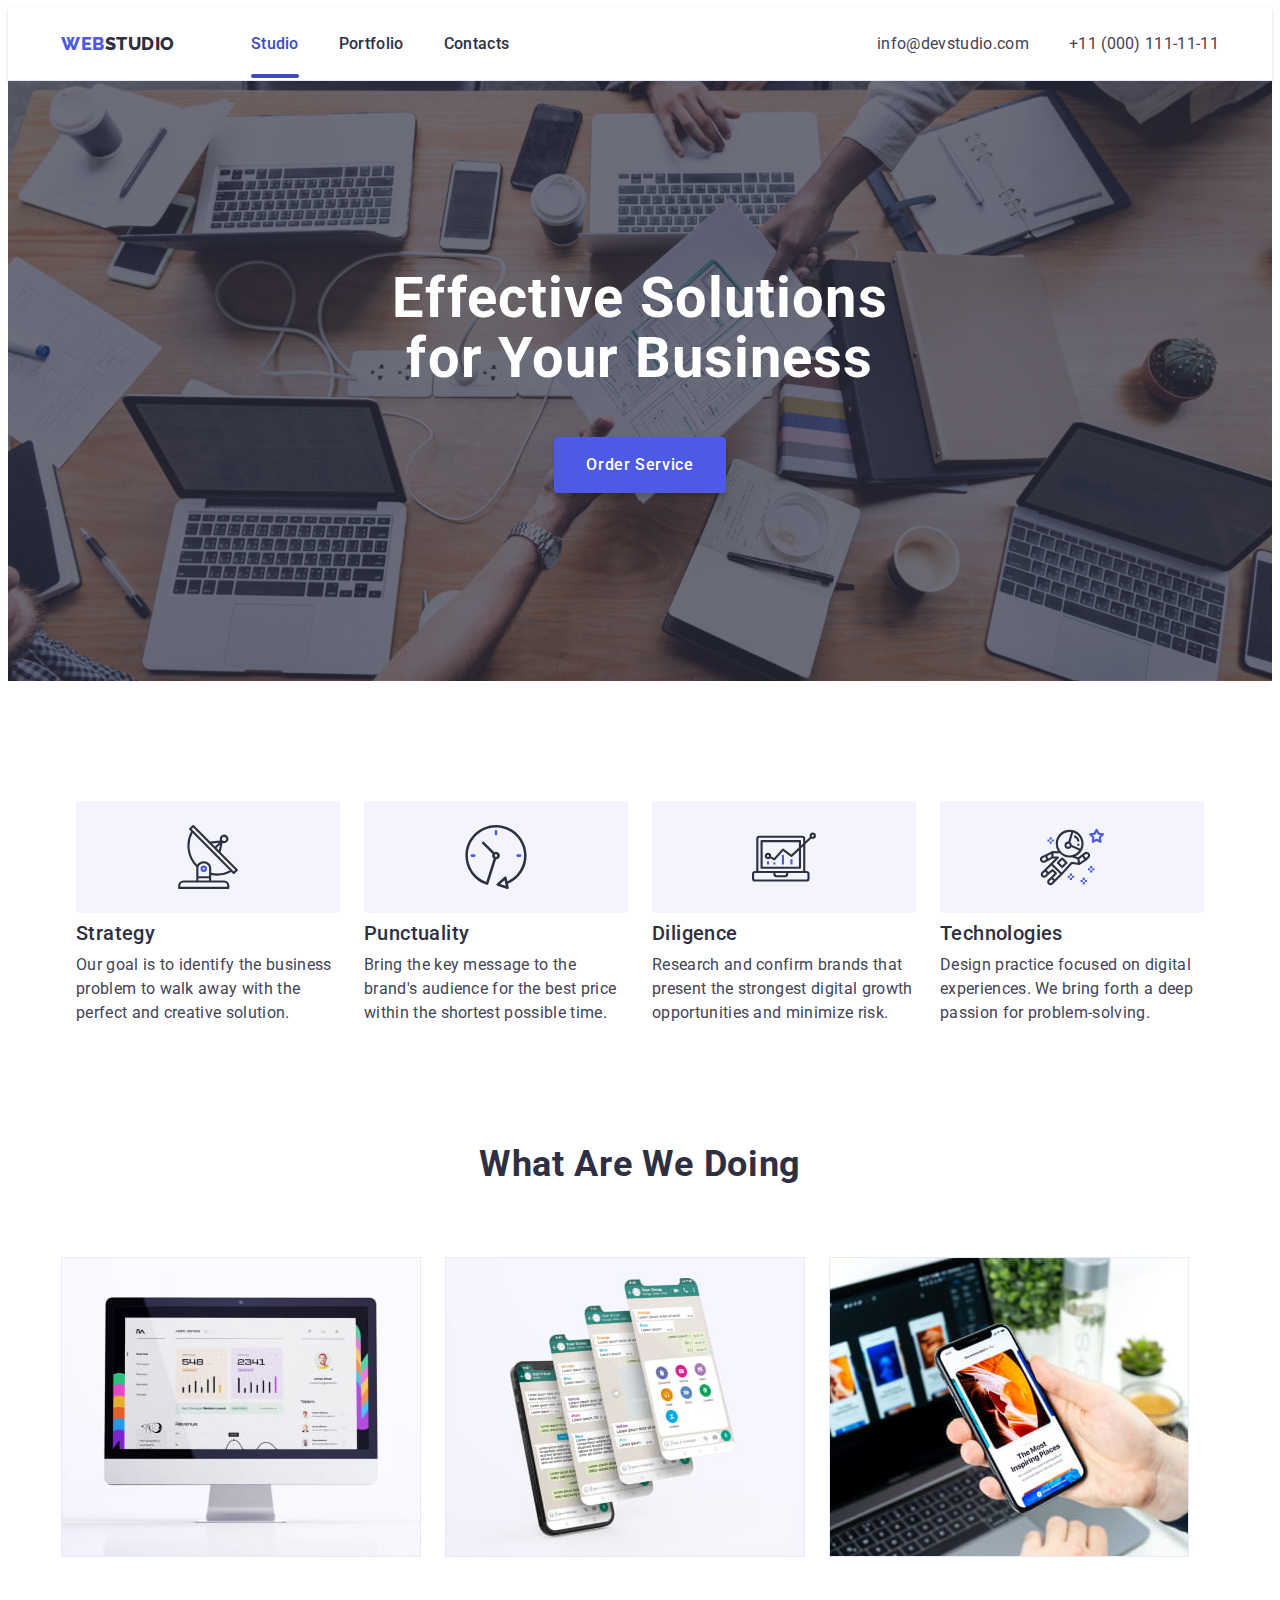
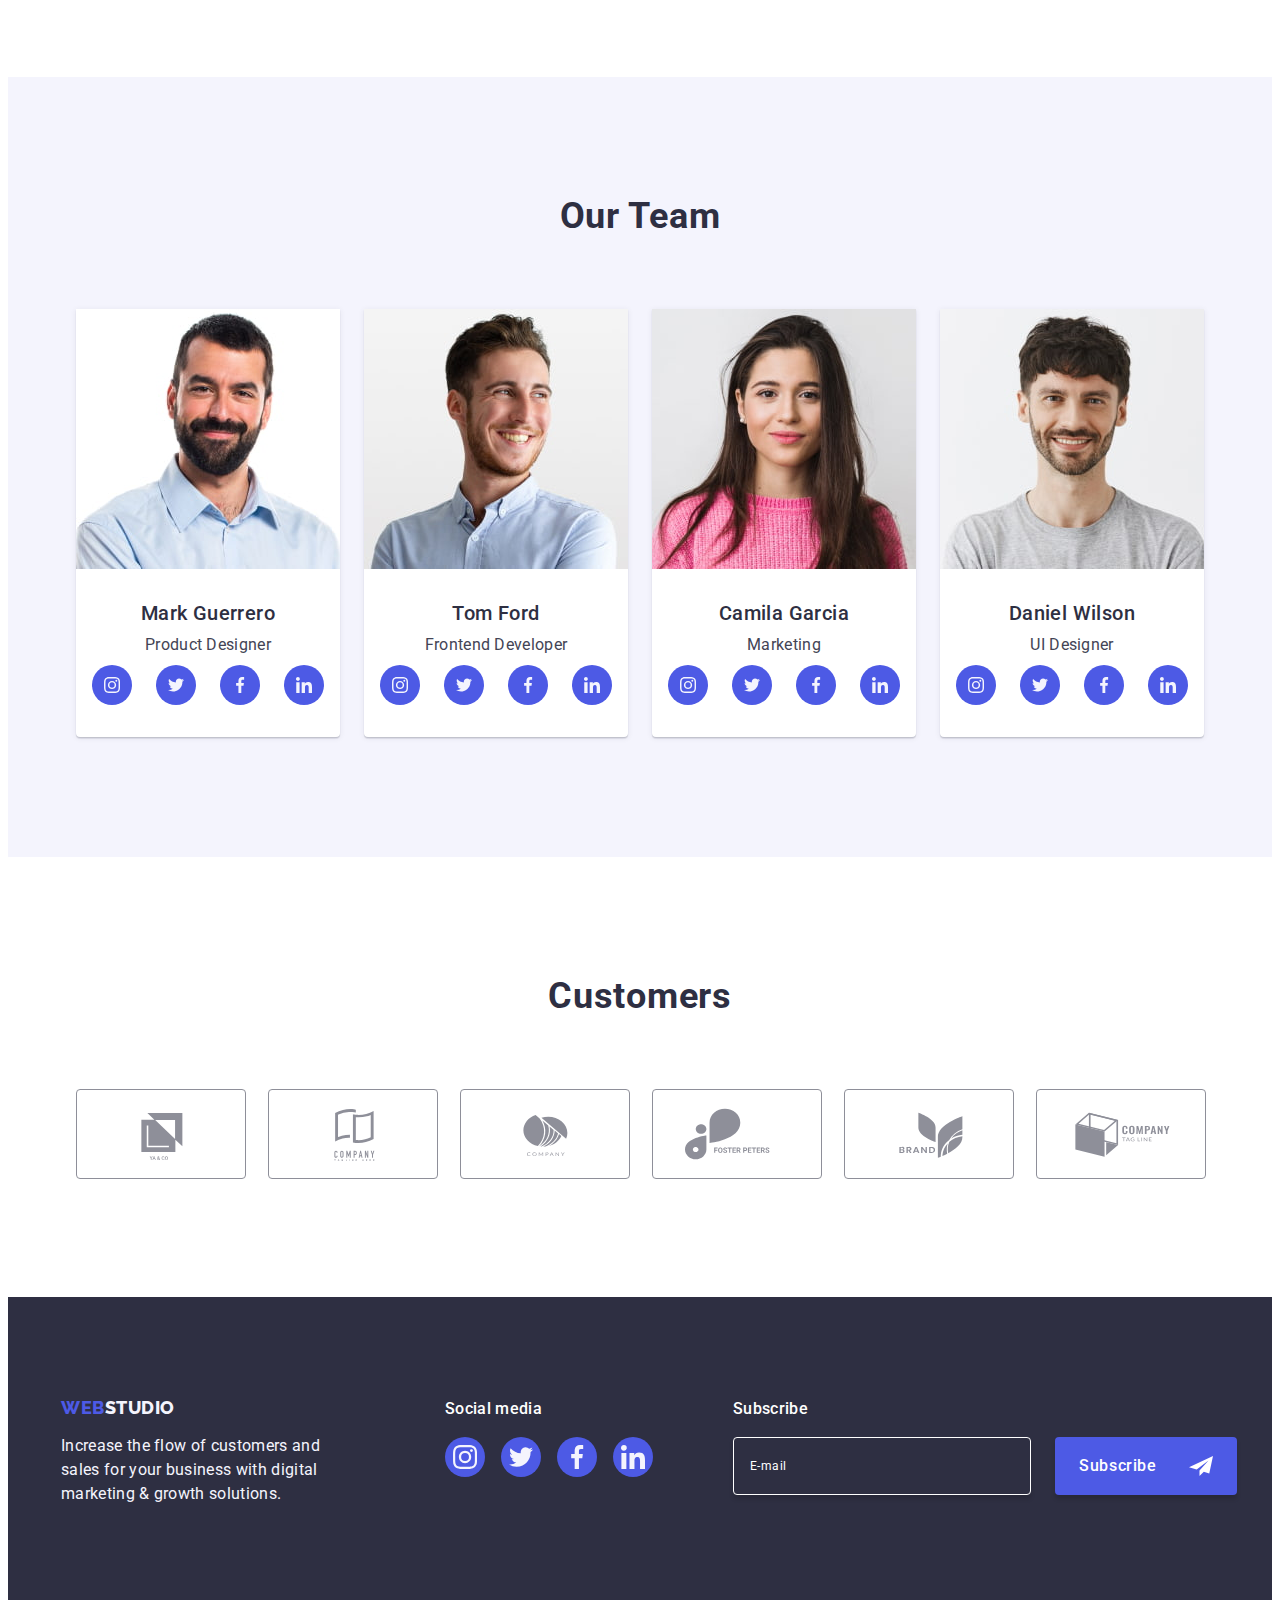
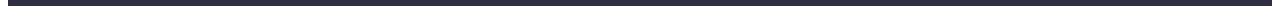
<file: index.html>
<!DOCTYPE html>
<html lang="en">
  <head>
    <meta charset="UTF-8" />
    <meta name="viewport" content="width=device-width, initial-scale=1.0" />
    <link rel="preconnect" href="https://fonts.googleapis.com" />
    <link rel="preconnect" href="https://fonts.gstatic.com" crossorigin />
    <link
      href="https://fonts.googleapis.com/css2?family=Raleway:wght@800&family=Roboto:wght@400;500;700;900&display=swap"
      rel="stylesheet"
    />
    <title>Studio</title>
    <link
      rel="stylesheet"
      href="https://cdnjs.cloudflare.com/ajax/libs/modern-normalize/2.0.0/modern-normalize.min.css"
      integrity="sha512-4xo8blKMVCiXpTaLzQSLSw3KFOVPWhm/TRtuPVc4WG6kUgjH6J03IBuG7JZPkcWMxJ5huwaBpOpnwYElP/m6wg=="
      crossorigin="anonymous"
      referrerpolicy="no-referrer"
    />
    <link rel="stylesheet" href="./css/styles.css" />
  </head>
  <body>
    <!-- Header section -->
    <header class="header">
      <div class="header-container container">
        <nav class="nav">
          <a class="logo link" href="./index.html"
            >Web<span class="logo-header">Studio</span></a
          >
          <ul class="nav-item list">
            <li class="nav-item-link">
              <a class="nav-item-list-link current link" href="./index.html"
                >Studio</a
              >
            </li>
            <li class="nav-item-link">
              <a class="nav-item-list-link link" href="./portfolio.html"
                >Portfolio</a
              >
            </li>
            <li class="nav-item-link">
              <a class="nav-item-list-link link" href="">Contacts</a>
            </li>
          </ul>
        </nav>
        <address class="address-contacts">
          <ul class="list">
            <li>
              <a class="link" href="mailto:info@devstudio.com"
                >info@devstudio.com</a
              >
            </li>
            <li>
              <a class="link" href="tel:+110001111111">+11 (000) 111-11-11</a>
            </li>
          </ul>
        </address>
      </div>
    </header>
    <!-- Main  section -->
    <main>
      <section class="headline">
        <div class="headline-container container">
          <h1 class="headline-title">Effective Solutions for Your Business</h1>
          <button class="button" type="button" data-modal-open>
            Order Service
          </button>
        </div>
      </section>
      <!-- Section 1 -->
      <section class="advantages-section section">
        <div class="advantages-container container">
          <h2 class="visually-hidden">Our advantages</h2>
          <ul class="advantages-list list">
            <li class="advantages-list-item">
              <div class="icon">
                <svg width="64" height="64">
                  <use href="./images/icons.svg#icon-antenna1"></use>
                </svg>
              </div>
              <h3 class="section-title">Strategy</h3>
              <p class="section-text">
                Our goal is to identify the business problem to walk away with
                the perfect and creative solution.
              </p>
            </li>
            <li class="advantages-list-item">
              <div class="icon">
                <svg width="64" height="64">
                  <use href="./images/icons.svg#icon-clock1"></use>
                </svg>
              </div>
              <h3 class="section-title">Punctuality</h3>
              <p class="section-text">
                Bring the key message to the brand's audience for the best price
                within the shortest possible time.
              </p>
            </li>
            <li class="advantages-list-item">
              <div class="icon">
                <svg width="64" height="64">
                  <use href="./images/icons.svg#icon-diagram1"></use>
                </svg>
              </div>
              <h3 class="section-title">Diligence</h3>
              <p class="section-text">
                Research and confirm brands that present the strongest digital
                growth opportunities and minimize risk.
              </p>
            </li>
            <li class="advantages-list-item">
              <div class="icon">
                <svg width="64" height="64">
                  <use href="./images/icons.svg#icon-astronaut1"></use>
                </svg>
              </div>
              <h3 class="section-title">Technologies</h3>
              <p class="section-text">
                Design practice focused on digital experiences. We bring forth a
                deep passion for problem-solving.
              </p>
            </li>
          </ul>
        </div>
      </section>
      <!-- Section 2 -->
      <section class="doing-section">
        <div class="title-container container">
          <h2 class="title">What are we doing</h2>
          <ul class="title-list list">
            <li class="title-list-link">
              <img
                src="./images/img1.jpg"
                alt="monitor with diagrams"
                width="360"
                height="300"
              />
            </li>
            <li class="title-list-link">
              <img
                src="./images/img2.jpg"
                alt="phone and 4 different screen images"
                width="360"
                height="300"
              />
            </li>
            <li class="title-list-link">
              <img
                src="./images/img3.jpg"
                alt="the phone in the hand on the background of the laptop"
                width="360"
                height="300"
              />
            </li>
          </ul>
        </div>
      </section>
      <!-- Section 3 -->
      <section class="title-team section">
        <div class="team-container container">
          <h2 class="title">Our Team</h2>
          <ul class="team-list list">
            <li class="section-cards">
              <img
                src="./images/img4.jpg"
                alt="photo Mark Guerrero"
                width="264"
                height="260"
              />
              <div class="text-section-cards">
                <h3 class="section-photo-title">Mark Guerrero</h3>
                <p class="section-photo-text">Product Designer</p>
                <ul class="logo-icon">
                  <li class="list">
                    <a class="logo-icon-list-link link" href="">
                      <svg class="svg-team" width="16" height="16">
                        <use href="./images/icons.svg#icon-instagram2"></use>
                      </svg>
                    </a>
                  </li>
                  <li class="list">
                    <a class="logo-icon-list-link link" href="">
                      <svg class="svg-team" width="16" height="16">
                        <use href="./images/icons.svg#icon-twitter1"></use>
                      </svg>
                    </a>
                  </li>
                  <li class="list">
                    <a class="logo-icon-list-link link" href="">
                      <svg class="svg-team" width="16" height="16">
                        <use href="./images/icons.svg#icon-facebook1"></use>
                      </svg>
                    </a>
                  </li>
                  <li class="list">
                    <a class="logo-icon-list-link link" href="">
                      <svg class="svg-team" width="16" height="16">
                        <use href="./images/icons.svg#icon-linkedin1"></use>
                      </svg>
                    </a>
                  </li>
                </ul>
              </div>
            </li>
            <li class="section-cards">
              <img
                src="./images/img5.jpg"
                alt="photo Tom Ford"
                width="264"
                height="260"
              />
              <div class="text-section-cards">
                <h3 class="section-photo-title">Tom Ford</h3>
                <p class="section-photo-text">Frontend Developer</p>
                <ul class="logo-icon">
                  <li class="list">
                    <a class="logo-icon-list-link link" href="">
                      <svg class="svg-team" width="16" height="16">
                        <use href="./images/icons.svg#icon-instagram2"></use>
                      </svg>
                    </a>
                  </li>
                  <li class="list">
                    <a class="logo-icon-list-link link" href="">
                      <svg class="svg-team" width="16" height="16">
                        <use href="./images/icons.svg#icon-twitter1"></use>
                      </svg>
                    </a>
                  </li>
                  <li class="list">
                    <a class="logo-icon-list-link link" href="">
                      <svg class="svg-team" width="16" height="16">
                        <use href="./images/icons.svg#icon-facebook1"></use>
                      </svg>
                    </a>
                  </li>
                  <li class="list">
                    <a class="logo-icon-list-link link" href="">
                      <svg class="svg-team" width="16" height="16">
                        <use href="./images/icons.svg#icon-linkedin1"></use>
                      </svg>
                    </a>
                  </li>
                </ul>
              </div>
            </li>
            <li class="section-cards">
              <img
                src="./images/img6.jpg"
                alt="photo Camila Garcia"
                width="264"
                height="260"
              />
              <div class="text-section-cards">
                <h3 class="section-photo-title">Camila Garcia</h3>
                <p class="section-photo-text">Marketing</p>
                <ul class="logo-icon">
                  <li class="list">
                    <a class="logo-icon-list-link link" href="">
                      <svg class="svg-team" width="16" height="16">
                        <use href="./images/icons.svg#icon-instagram2"></use>
                      </svg>
                    </a>
                  </li>
                  <li class="list">
                    <a class="logo-icon-list-link link" href="">
                      <svg class="svg-team" width="16" height="16">
                        <use href="./images/icons.svg#icon-twitter1"></use>
                      </svg>
                    </a>
                  </li>
                  <li class="list">
                    <a class="logo-icon-list-link link" href="">
                      <svg class="svg-team" width="16" height="16">
                        <use href="./images/icons.svg#icon-facebook1"></use>
                      </svg>
                    </a>
                  </li>
                  <li class="list">
                    <a class="logo-icon-list-link link" href="">
                      <svg class="svg-team" width="16" height="16">
                        <use href="./images/icons.svg#icon-linkedin1"></use>
                      </svg>
                    </a>
                  </li>
                </ul>
              </div>
            </li>
            <li class="section-cards">
              <img
                src="./images/img7.jpg"
                alt="photo Daniel Wilson"
                width="264"
                height="260"
              />
              <div class="text-section-cards">
                <h3 class="section-photo-title">Daniel Wilson</h3>
                <p class="section-photo-text">UI Designer</p>
                <ul class="logo-icon">
                  <li class="list">
                    <a class="logo-icon-list-link link" href="">
                      <svg class="svg-team" width="16" height="16">
                        <use href="./images/icons.svg#icon-instagram2"></use>
                      </svg>
                    </a>
                  </li>
                  <li class="list">
                    <a class="logo-icon-list-link link" href="">
                      <svg class="svg-team" width="16" height="16">
                        <use href="./images/icons.svg#icon-twitter1"></use>
                      </svg>
                    </a>
                  </li>
                  <li class="list">
                    <a class="logo-icon-list-link link" href="">
                      <svg class="svg-team" width="16" height="16">
                        <use href="./images/icons.svg#icon-facebook1"></use>
                      </svg>
                    </a>
                  </li>
                  <li class="list">
                    <a class="logo-icon-list-link link" href="">
                      <svg class="svg-team" width="16" height="16">
                        <use href="./images/icons.svg#icon-linkedin1"></use>
                      </svg>
                    </a>
                  </li>
                </ul>
              </div>
            </li>
          </ul>
        </div>
      </section>
      <!-- Section 4 -->
      <section class="icon-team section">
        <div class="icone-team-container container">
          <h2 class="title">Customers</h2>
          <ul class="logo-icon-item">
            <li class="list">
              <a class="logo-icon-item-list" href="">
                <svg class="customers-icons" width="104" height="56">
                  <use href="./images/icons.svg#icon-Logo1"></use>
                </svg>
              </a>
            </li>
            <li class="list">
              <a class="logo-icon-item-list" href="">
                <svg class="customers-icons" width="104" height="56">
                  <use href="./images/icons.svg#icon-Logo2"></use>
                </svg>
              </a>
            </li>
            <li class="list">
              <a class="logo-icon-item-list" href="">
                <svg class="customers-icons" width="104" height="56">
                  <use href="./images/icons.svg#icon-Logo3"></use>
                </svg>
              </a>
            </li>
            <li class="list">
              <a class="logo-icon-item-list" href="">
                <svg class="customers-icons" width="104" height="56">
                  <use href="./images/icons.svg#icon-group4"></use>
                </svg>
              </a>
            </li>
            <li class="list">
              <a class="logo-icon-item-list" href="">
                <svg class="customers-icons" width="104" height="56">
                  <use href="./images/icons.svg#icon-Logo5"></use>
                </svg>
              </a>
            </li>
            <li class="list">
              <a class="logo-icon-item-list" href="">
                <svg class="customers-icons" width="104" height="56">
                  <use href="./images/icons.svg#icon-Logo6"></use>
                </svg>
              </a>
            </li>
          </ul>
        </div>
      </section>
    </main>
    <!-- Footer section -->
    <footer class="footer">
      <div class="footer-container container">
        <div class="footer-container-text">
          <a class="logo link" href="./index.html"
            >Web<span class="logo-footer">Studio</span></a
          >
          <p class="footer-text">
            Increase the flow of customers and sales for your business with
            digital marketing & growth solutions.
          </p>
        </div>
        <div class="footer-container-social">
          <p class="footer-social-item">Social media</p>
          <ul class="logo-icon">
            <li class="list">
              <a class="logo-icon-list" href="">
                <svg class="fotter-svg" width="24" height="24">
                  <use href="./images/icons.svg#icon-instagram2"></use>
                </svg>
              </a>
            </li>
            <li class="list">
              <a class="logo-icon-list" href="">
                <svg class="fotter-svg" width="24" height="24">
                  <use href="./images/icons.svg#icon-twitter1"></use>
                </svg>
              </a>
            </li>
            <li class="list">
              <a class="logo-icon-list" href="">
                <svg class="fotter-svg" width="24" height="24">
                  <use href="./images/icons.svg#icon-facebook1"></use>
                </svg>
              </a>
            </li>
            <li class="list">
              <a class="logo-icon-list" href="">
                <svg class="fotter-svg" width="24" height="24">
                  <use href="./images/icons.svg#icon-linkedin1"></use>
                </svg>
              </a>
            </li>
          </ul>
        </div>
        <div class="footer-container-subsckribe">
          <p class="subsckribe-item">Subscribe</p>
          <form class="subsckribe-form" name="subsckribe-form">
            <label class="subsckribe-form-label">
              <input
                class="subsckribe-form-input"
                type="email"
                name="subsckribe-form-email"
                placeholder="E-mail"
              />
            </label>
            <button class="button footer-button" type="submit">
              Subscribe
              <svg class="footer-button-icon" width="24" height="24">
                <use href="./images/icons.svg#icon-Frame"></use>
              </svg>
            </button>
          </form>
        </div>
      </div>
    </footer>
    <!-- Modal window -->
    <div class="backdrop is-hidden" data-modal>
      <div class="modal">
        <button class="modal-btn" type="button" data-modal-close>
          <svg class="modal-btn-icon" width="8" height="8">
            <use href="./images/icons.svg#icon-close-black-18dp"></use>
          </svg>
        </button>
        <p class="modal-caption">
          Leave your contacts and we will call you back
        </p>
        <form class="modal-form" name="review-form" autocomplete="off">
          <div class="modal-label">
            <label class="modal-form-field" for="user-name"> Name</label>
            <div class="modal-input">
              <input
                class="modal-form-input"
                id="user-name"
                type="text"
                name="user-name"
                placeholder=""
              />
              <svg class="modal-form-icone" width="18" height="24">
                <use href="./images/icons.svg#icon-person-black"></use>
              </svg>
            </div>
          </div>
          <div class="modal-label">
            <label class="modal-form-field" for="user-phone">Phone</label>
            <div class="modal-input">
              <input
                class="modal-form-input"
                type="tel"
                name="user-phone"
                id="user-phone"
                placeholder=""
              />
              <svg class="modal-form-icone" width="18" height="24">
                <use href="./images/icons.svg#icon-phone-black"></use>
              </svg>
            </div>
          </div>
          <div class="modal-label">
            <label class="modal-form-field" for="user-email">Email</label>
            <div class="modal-input">
              <input
                class="modal-form-input"
                type="email"
                name="user-email"
                id="user-email"
                placeholder=""
              />
              <svg class="modal-form-icone" width="18" height="24">
                <use href="./images/icons.svg#icon-email-black"></use>
              </svg>
            </div>
          </div>
          <div class="modal-label-comment">
            <label class="modal-form-field" for="user-comment">Comment</label
            ><textarea
              class="modal-form-comment"
              name="user-comment"
              id="user-comment"
              rows="7"
              placeholder="Text input"
            ></textarea>
          </div>
          <div class="modal-agreement">
            <input
              class="modal-form-checkbox visually-hidden"
              type="checkbox"
              id="user-privacy"
              value="true"
              name="user-privacy"
            />
            <label class="modal-form-text" for="user-privacy">
              <span class="modal-form-custom-chekbox">
                <svg class="modal-form-checkbox-icon" width="10" height="8">
                  <use href="./images/icons.svg#icon-Vector"></use>
                </svg>
              </span>
              I accept the terms and conditions of the
              <a class="modal-form-link" href="">Privacy Policy</a>
            </label>
          </div>
          <button class="form-button" type="submit">Send</button>
        </form>
      </div>
    </div>
    <script src="./js/modal.js"></script>
  </body>
</html>
</file>
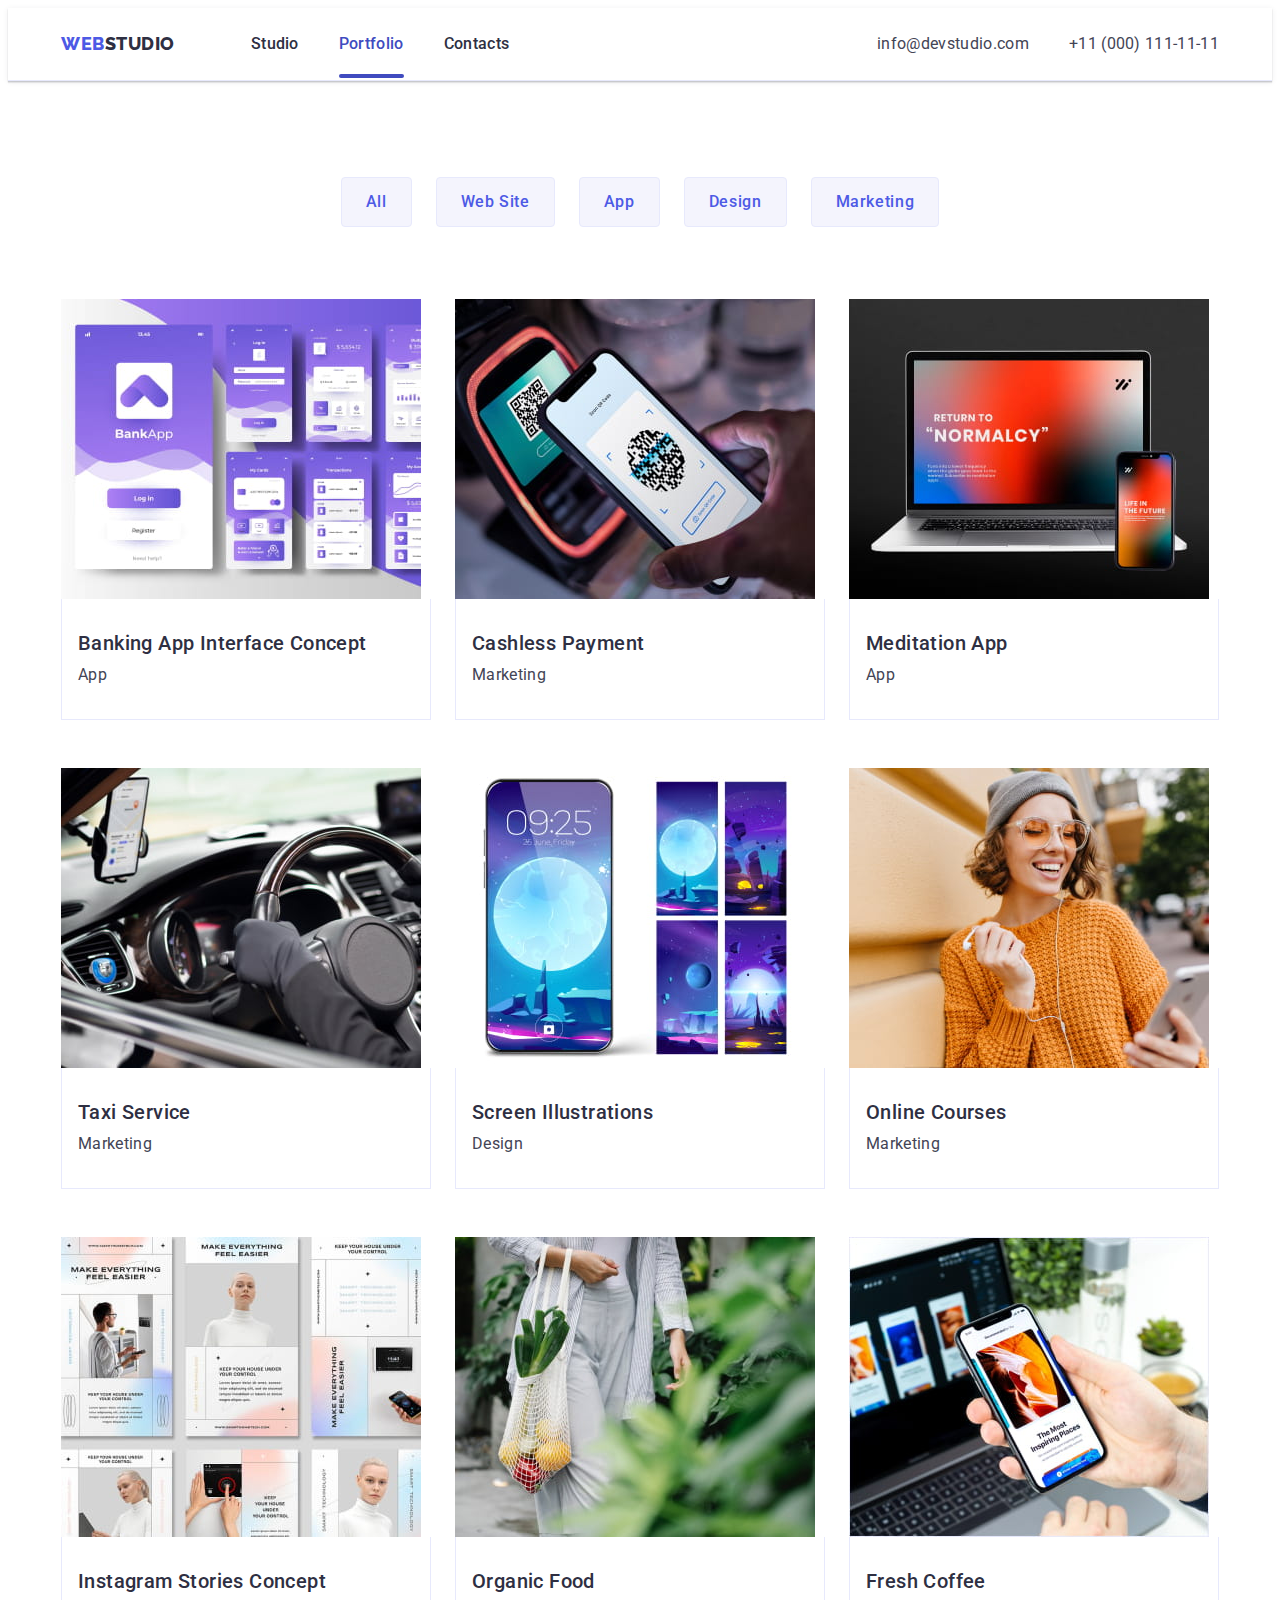
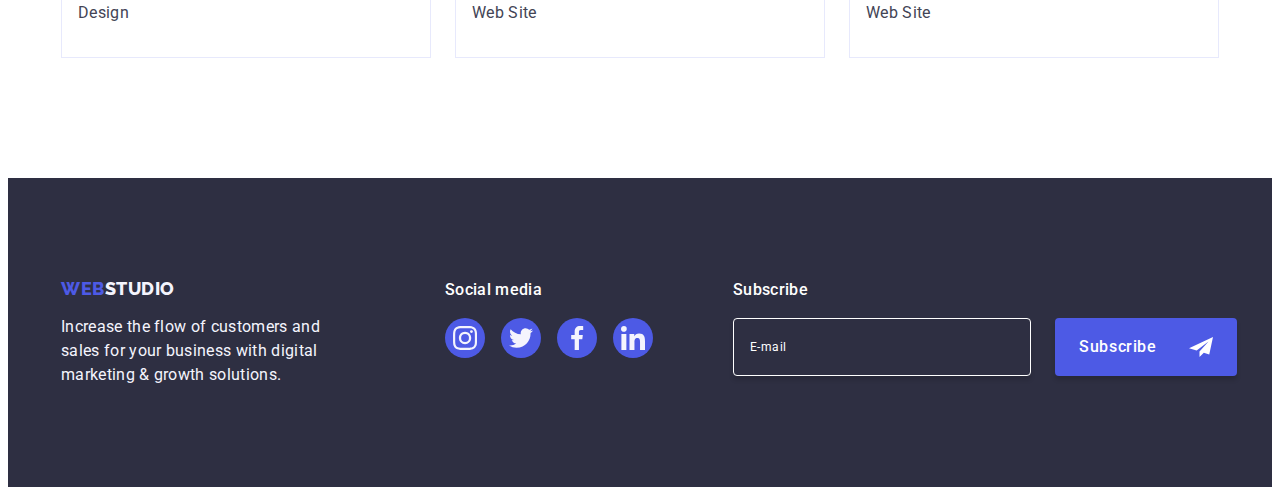
<file: portfolio.html>
<!DOCTYPE html>
<html lang="en">
  <head>
    <meta charset="UTF-8" />
    <meta name="viewport" content="width=device-width, initial-scale=1.0" />
    <link rel="preconnect" href="https://fonts.googleapis.com" />
    <link rel="preconnect" href="https://fonts.gstatic.com" crossorigin />
    <link
      href="https://fonts.googleapis.com/css2?family=Raleway:wght@800&family=Roboto:wght@400;500;700;900&display=swap"
      rel="stylesheet"
    />
    <title>Portfolio</title>
    <link
      rel="stylesheet"
      href="https://cdnjs.cloudflare.com/ajax/libs/modern-normalize/2.0.0/modern-normalize.min.css"
      integrity="sha512-4xo8blKMVCiXpTaLzQSLSw3KFOVPWhm/TRtuPVc4WG6kUgjH6J03IBuG7JZPkcWMxJ5huwaBpOpnwYElP/m6wg=="
      crossorigin="anonymous"
      referrerpolicy="no-referrer"
    />
    <link rel="stylesheet" href="./css/styles.css" />
  </head>
  <body>
    <!-- Header section -->
    <header class="header">
      <div class="header-container container">
        <nav class="nav">
          <a class="logo link" href="./index.html"
            >Web<span class="logo-header">Studio</span></a
          >
          <ul class="nav-item list">
            <li class="nav-item-link">
              <a class="nav-item-list-link link" href="./index.html">Studio</a>
            </li>
            <li class="nav-item-link">
              <a class="nav-item-list-link current link" href="./portfolio.html"
                >Portfolio</a
              >
            </li>
            <li class="nav-item-link">
              <a class="nav-item-list-link link" href="">Contacts</a>
            </li>
          </ul>
        </nav>
        <address class="address-contacts">
          <ul class="list">
            <li>
              <a class="link" href="mailto:info@devstudio.com"
                >info@devstudio.com</a
              >
            </li>
            <li>
              <a class="link" href="tel:+110001111111">+11 (000) 111-11-11</a>
            </li>
          </ul>
        </address>
      </div>
    </header>
    <!-- Main  section -->
    <main>
      <section class="portfolio">
        <div class="portfolio-container container">
          <h1 class="visually-hidden">Section Portfolio</h1>
          <ul class="portfolio-list list">
            <li><button class="button-list" type="button">All</button></li>
            <li>
              <button class="button-list" type="button">Web Site</button>
            </li>
            <li><button class="button-list" type="button">App</button></li>
            <li><button class="button-list" type="button">Design</button></li>
            <li>
              <button class="button-list" type="button">Marketing</button>
            </li>
          </ul>
          <!-- Photo Portfolio -->
          <ul class="portfolio-photo-list list">
            <li class="portfolio-photo-item">
              <a class="portfolio-photo-link link" href="">
                <div class="overlay-img">
                  <img
                    src="./images/img8.jpg"
                    alt="Banking App Interface Concept"
                    width="360"
                    height="300"
                  />
                  <p class="overlay-text">
                    14 Stylish and User-Friendly App Design Concepts · Task
                    Manager App · Calorie Tracker App · Exotic Fruit Ecommerce
                    App · Cloud Storage App
                  </p>
                </div>
                <div class="portfolio-text">
                  <h2 class="section-title-portfolio">
                    Banking App Interface Concept
                  </h2>
                  <p class="section-text-portfolio">App</p>
                </div>
              </a>
            </li>
            <li class="portfolio-photo-item">
              <a class="portfolio-photo-link link" href="">
                <div class="overlay-img">
                  <img
                    src="./images/img9.jpg"
                    alt="Cashless Payment"
                    width="360"
                    height="300"
                  />
                  <p class="overlay-text">
                    14 Stylish and User-Friendly App Design Concepts · Task
                    Manager App · Calorie Tracker App · Exotic Fruit Ecommerce
                    App · Cloud Storage App
                  </p>
                </div>
                <div class="portfolio-text">
                  <h2 class="section-title-portfolio">Cashless Payment</h2>
                  <p class="section-text-portfolio">Marketing</p>
                </div>
              </a>
            </li>
            <li class="portfolio-photo-item">
              <a class="portfolio-photo-link link" href="">
                <div class="overlay-img">
                  <img
                    src="./images/img10.jpg"
                    alt="Meditation App"
                    width="360"
                    height="300"
                  />
                  <p class="overlay-text">
                    14 Stylish and User-Friendly App Design Concepts · Task
                    Manager App · Calorie Tracker App · Exotic Fruit Ecommerce
                    App · Cloud Storage App
                  </p>
                </div>
                <div class="portfolio-text">
                  <h2 class="section-title-portfolio">Meditation App</h2>
                  <p class="section-text-portfolio">App</p>
                </div>
              </a>
            </li>
            <li class="portfolio-photo-item">
              <a class="portfolio-photo-link link" href="">
                <div class="overlay-img">
                  <img
                    src="./images/img11.jpg"
                    alt="Taxi Service"
                    width="360"
                    height="300"
                  />
                  <p class="overlay-text">
                    14 Stylish and User-Friendly App Design Concepts · Task
                    Manager App · Calorie Tracker App · Exotic Fruit Ecommerce
                    App · Cloud Storage App
                  </p>
                </div>
                <div class="portfolio-text">
                  <h2 class="section-title-portfolio">Taxi Service</h2>
                  <p class="section-text-portfolio">Marketing</p>
                </div>
              </a>
            </li>
            <li class="portfolio-photo-item">
              <a class="portfolio-photo-link link" href="">
                <div class="overlay-img">
                  <img
                    src="./images/img12.jpg"
                    alt="Screen Illustrations"
                    width="360"
                    height="300"
                  />
                  <p class="overlay-text">
                    14 Stylish and User-Friendly App Design Concepts · Task
                    Manager App · Calorie Tracker App · Exotic Fruit Ecommerce
                    App · Cloud Storage App
                  </p>
                </div>
                <div class="portfolio-text">
                  <h2 class="section-title-portfolio">Screen Illustrations</h2>
                  <p class="section-text-portfolio">Design</p>
                </div>
              </a>
            </li>
            <li class="portfolio-photo-item">
              <a class="portfolio-photo-link link" href="">
                <div class="overlay-img">
                  <img
                    src="./images/img13.jpg"
                    alt="Online Courses"
                    width="360"
                    height="300"
                  />
                  <p class="overlay-text">
                    14 Stylish and User-Friendly App Design Concepts · Task
                    Manager App · Calorie Tracker App · Exotic Fruit Ecommerce
                    App · Cloud Storage App
                  </p>
                </div>
                <div class="portfolio-text">
                  <h2 class="section-title-portfolio">Online Courses</h2>
                  <p class="section-text-portfolio">Marketing</p>
                </div>
              </a>
            </li>
            <li class="portfolio-photo-item">
              <a class="portfolio-photo-link link" href="">
                <div class="overlay-img">
                  <img
                    src="./images/img14.jpg"
                    alt="Instagram Stories Concept"
                    width="360"
                    height="300"
                  />
                  <p class="overlay-text">
                    14 Stylish and User-Friendly App Design Concepts · Task
                    Manager App · Calorie Tracker App · Exotic Fruit Ecommerce
                    App · Cloud Storage App
                  </p>
                </div>
                <div class="portfolio-text">
                  <h2 class="section-title-portfolio">
                    Instagram Stories Concept
                  </h2>
                  <p class="section-text-portfolio">Design</p>
                </div>
              </a>
            </li>
            <li class="portfolio-photo-item">
              <a class="portfolio-photo-link link" href="">
                <div class="overlay-img">
                  <img
                    src="./images/img15.jpg"
                    alt="Organic Food"
                    width="360"
                    height="300"
                  />
                  <p class="overlay-text">
                    14 Stylish and User-Friendly App Design Concepts · Task
                    Manager App · Calorie Tracker App · Exotic Fruit Ecommerce
                    App · Cloud Storage App
                  </p>
                </div>
                <div class="portfolio-text">
                  <h2 class="section-title-portfolio">Organic Food</h2>
                  <p class="section-text-portfolio">Web Site</p>
                </div>
              </a>
            </li>
            <li class="portfolio-photo-item">
              <a class="portfolio-photo-link link" href="">
                <div class="overlay-img">
                  <img
                    src="./images/img3.jpg"
                    alt="Fresh Coffee"
                    width="360"
                    height="300"
                  />
                  <p class="overlay-text">
                    14 Stylish and User-Friendly App Design Concepts · Task
                    Manager App · Calorie Tracker App · Exotic Fruit Ecommerce
                    App · Cloud Storage App
                  </p>
                </div>
                <div class="portfolio-text">
                  <h2 class="section-title-portfolio">Fresh Coffee</h2>
                  <p class="section-text-portfolio">Web Site</p>
                </div>
              </a>
            </li>
          </ul>
        </div>
      </section>
    </main>

    <!-- Footer section -->
    <footer class="footer">
      <div class="footer-container container">
        <div class="footer-container-text">
          <a class="logo link" href="./index.html"
            >Web<span class="logo-footer">Studio</span></a
          >
          <p class="footer-text">
            Increase the flow of customers and sales for your business with
            digital marketing & growth solutions.
          </p>
        </div>
        <div class="footer-container-social">
          <p class="footer-social-item">Social media</p>
          <ul class="logo-icon">
            <li class="list">
              <a class="logo-icon-list" href="">
                <svg class="fotter-svg" width="24" height="24">
                  <use href="./images/icons.svg#icon-instagram2"></use>
                </svg>
              </a>
            </li>
            <li class="list">
              <a class="logo-icon-list" href="">
                <svg class="fotter-svg" width="24" height="24">
                  <use href="./images/icons.svg#icon-twitter1"></use>
                </svg>
              </a>
            </li>
            <li class="list">
              <a class="logo-icon-list" href="">
                <svg class="fotter-svg" width="24" height="24">
                  <use href="./images/icons.svg#icon-facebook1"></use>
                </svg>
              </a>
            </li>
            <li class="list">
              <a class="logo-icon-list" href="">
                <svg class="fotter-svg" width="24" height="24">
                  <use href="./images/icons.svg#icon-linkedin1"></use>
                </svg>
              </a>
            </li>
          </ul>
        </div>
        <div class="footer-container-subsckribe">
          <p class="subsckribe-item">Subscribe</p>
          <form class="subsckribe-form" name="subsckribe-form">
            <label class="subsckribe-form-label">
              <input
                class="subsckribe-form-input"
                type="email"
                name="subsckribe-form-email"
                placeholder="E-mail"
              />
            </label>
            <button class="button footer-button" type="submit">
              Subscribe
              <svg class="footer-button-icon" width="24" height="24">
                <use href="./images/icons.svg#icon-Frame"></use>
              </svg>
            </button>
          </form>
        </div>
      </div>
    </footer>
  </body>
</html>
</file>
<file: css/styles.css>
:root {
  --primary-font: 'Roboto', sans-serif;
  --primary-grey-color: #434455;
  --primary-black-color: #2e2f42;
  --primary-white-color: #fff;
  --active-link-color: #404bbf;
  --primary-grey-second-color: #f4f4fd;
  --primary-blue-color: #4d5ae5;
  --color-border-button: #e7e9fc;
  --grey-icon-color: #8e8f99;
  --primary-font-size: 16px;
  --primary-line-height: 1.5;
  --primary-letter-spacing: 0.02em;
}

/* Base styles */
body {
  font-family: var(--primary-font);
  color: var(--primary-grey-color);
  font-size: var(--primary-font-size);
  background-color: var(--primary-white-color);
  line-height: var(--primary-line-height);
  letter-spacing: var(--primary-letter-spacing);
}
h1,
h2,
h3,
h4,
h5,
h6,
p {
  margin-top: 0;
  margin-bottom: 0;
}

ul {
  margin-top: 0;
  margin-bottom: 0;
  padding-left: 0;
}

img {
  display: block;
  max-width: 100%;
  height: auto;
}

.link {
  color: currentColor;
  text-decoration: none;
}

.list {
  list-style: none;
  padding: 0;
  margin: 0;
}

.container {
  max-width: 1158px;
  margin: 0 auto;
  padding: 0 15px;
}
/* Header section  */
.header {
  border-bottom: 1px solid var(--color-border-button);
  box-shadow: 0px 2px 1px rgba(46, 47, 66, 0.08),
    0px 1px 1px rgba(46, 47, 66, 0.16), 0px 1px 6px rgba(46, 47, 66, 0.08);
}
.header-container {
  display: flex;
  justify-content: space-between;
}

/* Logo */
.logo {
  display: flex;
  align-items: center;

  color: var(--primary-blue-color);
  font-family: 'Raleway', sans-serif;
  font-size: 18px;
  font-weight: 800;
  line-height: 1.17;
  letter-spacing: 0.03em;
  text-transform: uppercase;
  margin-right: 76px;
}

.logo-header {
  color: var(--primary-black-color);
}

.logo-footer {
  color: var(--primary-grey-second-color);
}

/* nav */
.nav-item {
  display: flex;
  align-items: center;
  gap: 40px;
}
.nav {
  display: flex;
  align-items: center;
}

.nav-item-list-link {
  padding: 24px 0;
  color: var(--primary-black-color);
  font-family: var(--primary-font);
  font-size: var(--primary-font-size);
  font-weight: 500;
  line-height: var(--primary-line-height);
  letter-spacing: var(--primary-letter-spacing);
  transition: color 250ms cubic-bezier(0.4, 0, 0.2, 1);
  position: relative;
}
.nav-item-list-link.current {
  color: var(--active-link-color);
}
.nav-item-list-link.current::after {
  content: '';
  position: absolute;
  left: 0;
  bottom: -1px;
  height: 4px;
  background-color: var(--active-link-color);
  display: block;
  width: 100%;
  border-radius: 2px;
}

.nav-item-list-link:hover,
.nav-item-list-link:focus {
  color: var(--active-link-color);
}

.address-contacts .list {
  display: flex;
  align-items: center;
  gap: 40px;
  padding: 24px 0;
}
.address-contacts {
  font-style: normal;
}
.address-contacts .link {
  color: var(--primary-grey-color);
  align-items: center;
  display: block;
  transition: color 250ms cubic-bezier(0.4, 0, 0.2, 1);
}

.address-contacts .link:hover,
.address-contacts .link:focus {
  color: var(--active-link-color);
}

/* headline section */
.headline {
  max-width: 1440px;
  margin: 0 auto;
  padding: 188px 0;
  background: var(--primary-black-color);
  background-image: linear-gradient(
      rgba(46, 47, 66, 0.7),
      rgba(46, 47, 66, 0.7)
    ),
    url(../images/people-office1.jpg);
  background-size: cover;
  background-repeat: no-repeat;
  background-position: center;
}

.button {
  border: none;
  font-family: inherit;
  cursor: pointer;
  font-size: var(--primary-font-size);
  line-height: var(--primary-line-height);
  background-color: var(--primary-blue-color);
  color: var(--primary-white-color);
  font-weight: 500;
  letter-spacing: 0.04em;

  display: block;
  padding-top: 16px;
  padding-bottom: 16px;
  padding-left: 32px;
  padding-right: 32px;
  border-radius: 4px;
  box-shadow: 0px 4px 4px 0px rgba(0, 0, 0, 0.15);
  margin-top: 48px;
  margin-right: auto;
  margin-left: auto;
  min-width: 169px;

  align-items: flex-start;
  gap: 10px;
  transition: background-color 250ms cubic-bezier(0.4, 0, 0.2, 1);
}

.button:hover,
.button:focus {
  background-color: var(--active-link-color);
}

/* advantages section */
.visually-hidden {
  position: absolute;
  width: 1px;
  height: 1px;
  margin: -1px;
  border: 0;
  padding: 0;
  white-space: nowrap;
  clip-path: inset(100%);
  clip: rect(0 0 0 0);
  overflow: hidden;
}

.icon {
  display: flex;
  padding: 24px 100px;
  border-radius: 4px;
  background-color: var(--primary-grey-second-color);
  margin-bottom: 8px;
  align-items: center;
  justify-content: center;
}
.headline-title {
  color: var(--primary-white-color);
  text-align: center;
  font-size: 56px;
  font-weight: 700;
  line-height: 1.07;
  letter-spacing: var(--primary-letter-spacing);
  max-width: 496px;

  margin-left: auto;
  margin-right: auto;
}
.advantages-section {
  padding: 120px 0;
}

.advantages-container {
  width: 1128px;
  padding: 0;
}

.advantages-list {
  display: flex;
  gap: 24px;
}

.advantages-list-item {
  flex-basis: calc((100% - 3 * 24px) / 4);
}

/* doing-section */
.doing-section {
  padding-bottom: 120px;
}
.team-container {
  width: 1128px;
  background-color: #f4f4fd;
  padding: 0;
}
.team-list {
  display: flex;
  gap: 24px;
}

.section-cards {
  flex-basis: calc((100% - 24px * 2) / 3);
  border-radius: 0px 0px 4px 4px;
  width: calc((100% - 72px) / 4);
  background-color: var(--primary-white-color);
  box-shadow: 0px 1px 6px rgba(46, 47, 66, 0.08),
    0px 1px 1px rgba(46, 47, 66, 0.16), 0px 2px 1px rgba(46, 47, 66, 0.08);
}

.section-photo-text {
  color: var(--primary-grey-color);
  text-align: center;
  font-size: var(--primary-font-size);
  line-height: var(--primary-line-height);
  letter-spacing: var(--primary-letter-spacing);
  text-align: center;
  margin-bottom: 8px;
}
.text-section-cards {
  padding: 32px 0;
}
.title {
  color: var(--primary-black-color);
  font-size: 36px;
  font-weight: 700;
  line-height: 1.11;
  text-transform: capitalize;
  text-align: center;
  letter-spacing: var(--primary-letter-spacing);
  margin-bottom: 72px;
}
.title-list {
  display: flex;
  gap: 24px;
}

.logo-icon {
  display: flex;
  margin: 0;
  padding: 0;
  justify-content: center;
  align-items: center;
  gap: 24px;
}

.svg-team {
  fill: var(--primary-grey-second-color);
}

.logo-icon-list-link {
  width: 100%;
  height: 100%;
  background-color: var(--primary-blue-color);
  display: flex;
  justify-content: center;
  align-items: center;
  width: 40px;
  height: 40px;
  border-radius: 50%;
  transition: background-color 250ms cubic-bezier(0.4, 0, 0.2, 1);
}

.logo-icon-list-link:hover,
.logo-icon-list-link:focus {
  background-color: var(--active-link-color);
}

.section-title,
.section-title-portfolio {
  margin-bottom: 8px;
  color: var(--primary-black-color);
  font-size: 20px;
  font-weight: 500;
  line-height: 1.2;
  letter-spacing: var(--primary-letter-spacing);
}

.button-list {
  font-family: inherit;
  background-color: var(--primary-grey-second-color);
  color: var(--primary-blue-color);
  text-align: center;
  font-weight: 500;
  letter-spacing: 0.04em;
  font-size: var(--primary-font-size);
  line-height: var(--primary-line-height);
  padding: 12px 24px;
  border: 1px solid var(--color-border-button);
  border-radius: 4px;
  transition: color 250ms cubic-bezier(0.4, 0, 0.2, 1),
    background-color 250ms cubic-bezier(0.4, 0, 0.2, 1),
    border-color 250ms cubic-bezier(0.4, 0, 0.2, 1),
    box-shadow 250ms cubic-bezier(0.4, 0, 0.2, 1);
}

.button-list:hover,
.button-list:focus {
  cursor: pointer;
  background-color: var(--active-link-color);
  color: var(--primary-white-color);
  border: 1px solid transparent;
  box-shadow: 0px 2px 2px 0px rgba(0, 0, 0, 0.12),
    0px 2px 1px 0px rgba(0, 0, 0, 0.08), 0px 3px 1px 0px rgba(0, 0, 0, 0.1);
}
/* Modal window */

.backdrop {
  position: fixed;
  top: 0;
  left: 0;

  width: 100%;
  height: 100%;

  background-color: rgba(46, 47, 66, 0.4);
  transition: opacity 250ms cubic-bezier(0.4, 0, 0.2, 1),
    visibility 250ms cubic-bezier(0.4, 0, 0.2, 1);
}
.backdrop.is-hidden {
  opacity: 0;
  visibility: hidden;
  pointer-events: none;
}
.modal {
  position: absolute;
  top: 50%;
  left: 50%;

  padding: 72px 24px 24px 24px;

  transform: translate(-50%, -50%);

  width: 408px;
  min-height: 584px;
  border-radius: 4px;
  background: #fcfcfc;
  box-shadow: 0px 2px 1px 0px rgba(0, 0, 0, 0.2),
    0px 1px 3px 0px rgba(0, 0, 0, 0.12), 0px 1px 1px 0px rgba(0, 0, 0, 0.14);
  transition: transform 250ms cubic-bezier(0.4, 0, 0.2, 1);
}

.modal-btn {
  width: 24px;
  height: 24px;
  position: absolute;
  top: 24px;
  right: 24px;
  border-radius: 50%;
  border: 1px solid rgba(0, 0, 0, 0.1);
  display: flex;
  align-items: center;
  justify-content: center;
  padding: 0;
  background-color: var(--color-border-button);
  cursor: pointer;
  fill: var(--primary-black-color);
  transition: background-color 250ms cubic-bezier(0.4, 0, 0.2, 1),
    border 250ms cubic-bezier(0.4, 0, 0.2, 1);
}

.modal-btn-icon {
  transition: fill 250ms cubic-bezier(0.4, 0, 0.2, 1);
}

.modal-btn:hover,
.modal-btn:focus {
  background-color: var(--active-link-color);
  border: none;
  fill: var(--primary-white-color);
}

.modal-btn-icon:hover,
.modal-btn-icon:focus {
  fill: var(--primary-white-color);
}

input,
textarea,
button {
  font-family: inherit;
  line-height: inherit;
}

.modal-caption {
  color: var(--primary-black-color);
  display: block;
  margin-bottom: 16px;
  width: 360px;
  text-align: center;
  font-weight: 500;
  line-height: var(--primary-line-height);
  letter-spacing: var(--primary-letter-spacing);
}

.modal-form {
}

.modal-label {
  margin-bottom: 8px;
}

.modal-label-comment {
  margin-bottom: 16px;
}
.modal-input {
  position: relative;
}

.modal-form-field {
  display: block;
  color: var(--grey-icon-color);
  font-size: 12px;
  line-height: 1.17;
  letter-spacing: 0.04em;
  margin-bottom: 4px;
}

.modal-form-input {
  width: 100%;
  height: 40px;
  border: 1px solid rgba(46, 47, 66, 0.4);
  border-radius: 4px;
  background-color: transparent;
  padding-left: 38px;
  outline: transparent;
  transition: border-color 250ms cubic-bezier(0.4, 0, 0.2, 1);
  font-size: 18px;
}

.modal-form-comment {
  width: 100%;
  height: 120px;
  font-size: 12px;
  line-height: 1.17;
  letter-spacing: 0.04em;
  color: rgba(46, 47, 66, 0.4);
  border: 1px solid rgba(46, 47, 66, 0.4);
  border-radius: 4px;
  background-color: transparent;
  padding: 8px 16px;
  outline: transparent;
  resize: none;
  transition: border-color 250ms cubic-bezier(0.4, 0, 0.2, 1);
}

.modal-form-comment::placeholder {
  color: currentColor;
}
.modal-form-icone {
  fill: var(--primary-black-color);
  position: absolute;
  bottom: 8px;
  transform: translateY(-50%);
  transition: fill 250ms cubic-bezier(0.4, 0, 0.2, 1);
  left: 16px;
  top: 50%;
}

.modal-form-input:focus,
.modal-form-comment:focus {
  border-color: var(--primary-blue-color);
}

.modal-form-input:focus + .modal-form-icone {
  fill: var(--primary-blue-color);
}

/* Agree */
.modal-agreement {
  margin-bottom: 24px;
}

.modal-form-checkbox {
  width: 16px;
  height: 16px;
  border: 1px solid rgba(46, 47, 66, 0.4);
}

.modal-form-custom-chekbox {
  width: 16px;
  height: 16px;
  border-radius: 2px;
  border: 1px solid rgba(46, 47, 66, 0.4);
  display: inline-flex;
  align-items: center;
  justify-content: center;
  fill: transparent;
  transition: background-color 250ms cubic-bezier(0.4, 0, 0.2, 1),
    border 250ms cubic-bezier(0.4, 0, 0.2, 1),
    fill 250ms cubic-bezier(0.4, 0, 0.2, 1);
}

.modal-form-checkbox-icon {
  list-style: none;
  padding: 0;
  margin: 0;
}
.modal-form-checkbox:checked + .modal-form-text > .modal-form-custom-chekbox {
  fill: var(--primary-grey-second-color);
  background-color: var(--active-link-color);
  border: none;
}

.modal-form-text {
  display: block;
  font-size: 12px;
  line-height: 1.17;
  letter-spacing: 0.04em;
  color: var(--grey-icon-color);
}

.modal-form-agreement-desc {
  transition: background-color 250ms cubic-bezier(0.4, 0, 0.2, 1),
    border 250ms cubic-bezier(0.4, 0, 0.2, 1),
    fill 250ms cubic-bezier(0.4, 0, 0.2, 1);
  display: inline-flex;
  align-items: center;
  justify-content: center;
  fill: transparent;
  user-select: none;
}

.modal-form-link {
  color: var(--primary-blue-color);
  text-decoration: underline;
}

.form-button {
  display: block;
  min-width: 169px;
  height: 56px;
  margin: 0 auto;
  padding: 16px 32px;
  border-radius: 4px;
  background: var(--primary-blue-color);
  box-shadow: 0px 4px 4px 0px rgba(0, 0, 0, 0.15);
  color: var(--primary-white-color);
  text-align: center;
  font-weight: 500;
  line-height: var(--primary-line-height);
  letter-spacing: 0.04em;
  border-width: 0;
  cursor: pointer;
  transition: background-color 250ms cubic-bezier(0.4, 0, 0.2, 1);
  border: none;
}

.form-button:hover,
.form-button:focus {
  background-color: var(--active-link-color);
}
/* Our Team */
.title-team {
  padding: 120px 0;
  background: var(--primary-grey-second-color);
}
.section-title-team .list {
  display: flex;
  flex-direction: row;
  gap: 24px;
}

.section-text {
  color: var(--primary-grey-color);
  font-weight: 400;
}
/* Section 4  */
.icon-team {
  padding: 120px 0;
  background: var(--primary-white-color);
}

.icone-team-container {
  width: 1128px;
  padding: 0;
}

.logo-icon-item {
  display: flex;
  gap: 24px;
}

.logo-icon-item .list {
  width: calc((100% - 120px) / 6);
  height: 88px;
}

.logo-icon-item-list {
  display: flex;
  width: 100%;
  height: 100%;
  border-radius: 4px;
  border: 1px solid var(--grey-icon-color);
  color: var(--grey-icon-color);
  justify-content: center;
  align-items: center;
  transition: border-color 250ms cubic-bezier(0.4, 0, 0.2, 1),
    color 250ms cubic-bezier(0.4, 0, 0.2, 1);
}

.customers-icons {
  fill: currentColor;
}
.logo-icon-item-list:hover,
.logo-icon-item-list:focus {
  border-color: var(--active-link-color);
  color: var(--active-link-color);
}

.portfolio {
  padding-top: 96px;
  padding-bottom: 120px;
}

.portfolio-list {
  display: flex;
  justify-content: center;
  gap: 24px;
  margin-bottom: 72px;
}
.section-photo-title {
  color: var(--primary-black-color);
  font-size: 20px;
  font-weight: 500;
  line-height: 1.2;
  letter-spacing: var(--primary-letter-spacing);
  text-align: center;
  margin-bottom: 8px;
}
/* portfolio */
.portfolio-button {
  padding-top: 96px;
  padding-bottom: 120px;
}

.portfolio-button .list {
  justify-content: center;
  gap: 24px;
  margin-bottom: 72px;
}

.portfolio-photo-list {
  display: flex;
  flex-wrap: wrap;
  column-gap: 24px;
  row-gap: 48px;
}

.portfolio-photo-item {
  width: calc((100% - 24px * 2) / 3);
  transition: color 250ms cubic-bezier(0.4, 0, 0.2, 1);
}

.portfolio-photo-item .link {
  display: block;
}

.portfolio-photo-link {
  display: block;
  transition: box-shadow 250ms cubic-bezier(0.4, 0, 0.2, 1);
}

.portfolio-photo-link:hover,
.portfolio-photo-link:focus {
  box-shadow: 0px 1px 6px rgba(46, 47, 66, 0.08),
    0px 1px 1px rgba(46, 47, 66, 0.16), 0px 2px 1px rgba(46, 47, 66, 0.08);
}

.portfolio-photo-link:hover .overlay-text {
  transform: translateY(0%);
}

.portfolio-photo-link:focus .overlay-text {
  transform: translateY(0%);
}

.overlay-img {
  position: relative;
  overflow: hidden;
}

.overlay-text {
  position: absolute;
  top: 0;
  font-family: var(--primary-font);
  font-size: var(--primary-font-size);
  line-height: var(--primary-line-height);
  letter-spacing: var(--primary-letter-spacing);
  color: var(--primary-grey-second-color);
  padding: 40px 32px;
  background-color: var(--primary-blue-color);
  width: 100%;
  height: 100%;
  transform: translateY(100%);
  transition: transform 250ms cubic-bezier(0.4, 0, 0.2, 1);
}

.overlay-text::before {
  content: '';
  position: absolute;
  top: 0;
  left: 0;
  z-index: -1;
  width: 100%;
  height: 100%;
}

.portfolio-text {
  padding: 32px 16px;
  border: 1px solid var(--color-border-button);
  border-top: none;
}

.section-text-portfolio {
  color: var(--primary-grey-color);
}

/* Footer */
.footer {
  padding: 100px 0;
  background-color: var(--primary-black-color);
}

.footer-container {
  display: flex;
  align-items: baseline;
}
.footer-container-text {
  margin-right: 120px;
}
.footer-container-text .logo {
  display: inline-block;
  margin-bottom: 16px;
  margin-right: 0;
}

.footer .logo-icon {
  gap: 16px;
}

.footer .list {
  width: 40px;
  height: 40px;
}

.footer .logo-icon-list {
  display: flex;
  width: 100%;
  height: 100%;
  background-color: var(--primary-blue-color);
  border-radius: 50%;
  align-items: center;
  justify-content: center;
  fill: var(--primary-grey-second-color);
  transition: background-color 250ms cubic-bezier(0.4, 0, 0.2, 1);
}

.footer .logo-icon-list:hover,
.footer .logo-icon-list:focus {
  background-color: #31d0aa;
}

.footer-text {
  color: var(--primary-grey-second-color);
  font-weight: 400;
  display: block;
  box-sizing: content-box;
  width: 264px;
}

.footer-social-item {
  color: var(--primary-white-color);
  font-size: var(--primary-font-size);
  font-weight: 500;
  line-height: var(--primary-line-height);
  letter-spacing: var(--primary-letter-spacing);
  margin-bottom: 16px;
}

.footer-container-social {
  margin-right: 80px;
}

/* Footer subsckribe form */
.footer-container-subsckribe {
}

.subsckribe-item {
  color: var(--primary-white-color);
  font-weight: 500;
  line-height: 1.5;
  letter-spacing: var(--primary-letter-spacing);
  margin-bottom: 16px;
}

.subsckribe-form {
  display: flex;
  gap: 24px;
}
.subsckribe-form-label {
}
.subsckribe-form-input {
  width: 264px;
  height: 40px;
  border-radius: 4px;
  border: 1px solid var(--primary-white-color);
  box-shadow: 0px 4px 4px 0px rgba(0, 0, 0, 0.15);
  background-color: transparent;
  padding: 8px 16px;
  color: var(--primary-white-color);
  font-size: 12px;
  line-height: var(--primary-line-height);
  letter-spacing: 0.04em;
  transition: border-color 250ms cubic-bezier(0.4, 0, 0.2, 1);
  outline: transparent;
}

.subsckribe-form-input:focus {
  border-color: var(--active-link-color);
}

.subsckribe-form-input::placeholder {
  color: currentColor;
}
.footer-button {
  display: inline-flex;
  justify-content: center;
  margin: 0;
  align-items: center;
  min-width: 165px;
  gap: 16px;
  padding: 8px 24px;
  color: var(--primary-white-color);
  text-align: center;
  font-weight: 500;
  line-height: var(--primary-line-height);
  letter-spacing: 0.04em;
}

.footer-button-icon {
  margin-left: 16px;
}
</file>
